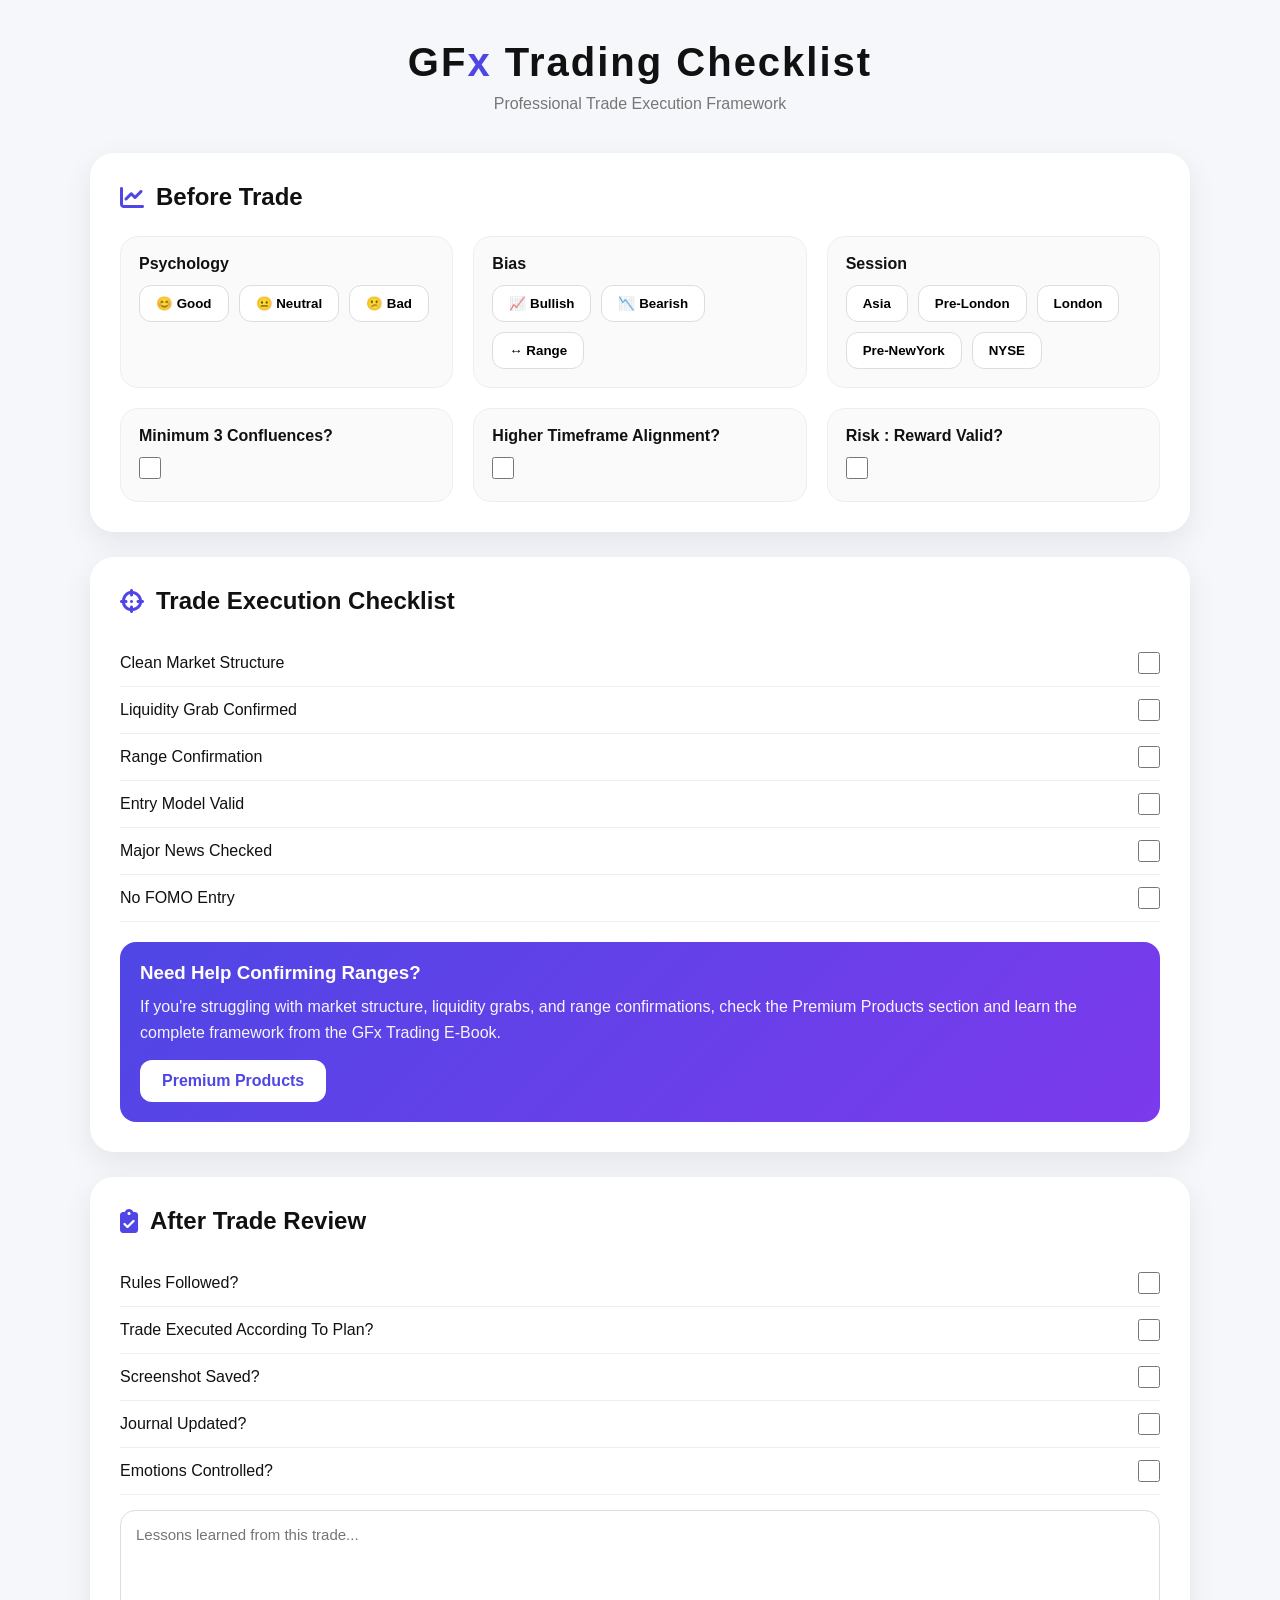
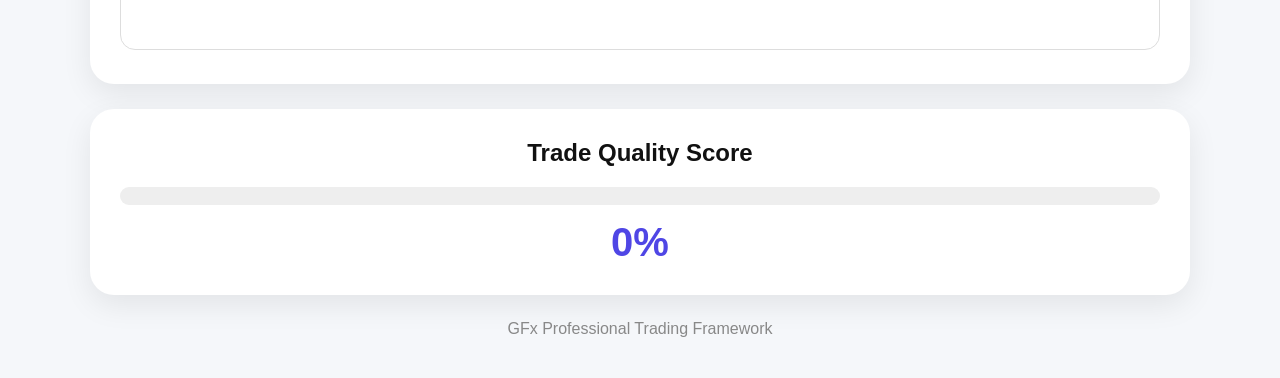
<file: GFx Website/checklist.html>
<!DOCTYPE html>
<html lang="en">
<head>
<meta charset="UTF-8">
<meta name="viewport" content="width=device-width, initial-scale=1.0">
<title>GFx Trading Checklist</title>

<link rel="stylesheet" href="https://cdnjs.cloudflare.com/ajax/libs/font-awesome/6.5.2/css/all.min.css">

<style>

*{
margin:0;
padding:0;
box-sizing:border-box;
font-family:'Segoe UI',sans-serif;
}

body{
background:#f5f7fa;
padding:40px;
min-height:100vh;
color:#111;
}

.container{
max-width:1100px;
margin:auto;
animation:fadeUp 0.8s ease;
}

.header{
text-align:center;
margin-bottom:40px;
}

.logo{
font-size:40px;
font-weight:800;
letter-spacing:2px;
}

.logo span{
color:#4f46e5;
}

.subtitle{
margin-top:10px;
color:#777;
}

.card{
background:white;
border-radius:24px;
padding:30px;
box-shadow:
0 10px 30px rgba(0,0,0,0.08);
margin-bottom:25px;
transition:.3s;
}

.card:hover{
transform:translateY(-4px);
}

.section-title{
font-size:24px;
font-weight:700;
margin-bottom:25px;
display:flex;
align-items:center;
gap:12px;
}

.section-title i{
color:#4f46e5;
}

.grid{
display:grid;
grid-template-columns:repeat(auto-fit,minmax(300px,1fr));
gap:20px;
}

.item{
padding:18px;
border:1px solid #eee;
border-radius:18px;
background:#fafafa;
transition:.3s;
}

.item:hover{
border-color:#4f46e5;
transform:translateY(-2px);
}

.label{
font-weight:600;
margin-bottom:12px;
}

.select-group{
display:flex;
gap:10px;
flex-wrap:wrap;
}

.option{
padding:10px 16px;
border-radius:12px;
cursor:pointer;
background:white;
border:1px solid #ddd;
transition:.3s;
font-weight:600;
}

.option:hover{
background:#4f46e5;
color:white;
}

.option.active{
background:linear-gradient(135deg,#4f46e5,#7c3aed);
color:white;
border-color:transparent;
box-shadow:0 8px 20px rgba(79,70,229,.25);
transform:translateY(-2px);
}


input[type="checkbox"]{
width:22px;
height:22px;
accent-color:#4f46e5;
cursor:pointer;
}

.check-row{
display:flex;
align-items:center;
justify-content:space-between;
padding:12px 0;
border-bottom:1px solid #eee;
}

.check-row:last-child{
border:none;
}

textarea{
width:100%;
height:140px;
padding:15px;
border-radius:15px;
border:1px solid #ddd;
resize:none;
font-size:15px;
margin-top:15px;
}

.score{
text-align:center;
padding:30px;
}

.progress{
height:18px;
background:#eee;
border-radius:20px;
overflow:hidden;
margin-top:20px;
}

.bar{
height:100%;
width:0%;
background:linear-gradient(90deg,#4f46e5,#7c3aed);
transition:1s;
}

.score-value{
font-size:40px;
font-weight:800;
margin-top:15px;
color:#4f46e5;
}

.ebook-box{
margin-top:20px;
padding:20px;
border-radius:16px;
background:linear-gradient(135deg,#4f46e5,#7c3aed);
color:white;
}

.ebook-box h3{
margin-bottom:10px;
}

.ebook-box p{
line-height:1.6;
opacity:.95;
}

.btn{
margin-top:15px;
display:inline-block;
padding:12px 22px;
background:white;
color:#4f46e5;
font-weight:700;
border-radius:12px;
text-decoration:none;
}

.footer{
text-align:center;
margin-top:25px;
color:#888;
}

@keyframes fadeUp{
from{
opacity:0;
transform:translateY(30px);
}
to{
opacity:1;
transform:translateY(0);
}
}

</style>
</head>
<body>

<div class="container">

<div class="header">
<div class="logo">GF<span>x</span> Trading Checklist</div>
<div class="subtitle">Professional Trade Execution Framework</div>
</div>

<!-- BEFORE TRADE -->

<div class="card">

<div class="section-title">
<i class="fas fa-chart-line"></i>
Before Trade
</div>

<div class="grid">

<div class="item">
<div class="label">Psychology</div>

<div class="select-group">
<button class="option">😊 Good</button>
<button class="option">😐 Neutral</button>
<button class="option">😕 Bad</button>
</div>
</div>

<div class="item">
<div class="label">Bias</div>

<div class="select-group">
<button class="option">📈 Bullish</button>
<button class="option">📉 Bearish</button>
<button class="option">↔ Range</button>
</div>
</div>

<div class="item">
<div class="label">Session</div>

<div class="select-group">
<button class="option">Asia</button>
<button class="option">Pre-London</button>
<button class="option">London</button>
<button class="option">Pre-NewYork</button>
<button class="option">NYSE</button>
</div>
</div>

<div class="item">
<div class="label">Minimum 3 Confluences?</div>
<input type="checkbox" class="score-check">
</div>

<div class="item">
<div class="label">Higher Timeframe Alignment?</div>
<input type="checkbox" class="score-check">
</div>

<div class="item">
<div class="label">Risk : Reward Valid?</div>
<input type="checkbox" class="score-check">
</div>

</div>

</div>

<!-- EXECUTION -->

<div class="card">

<div class="section-title">
<i class="fas fa-crosshairs"></i>
Trade Execution Checklist
</div>

<div class="check-row">
<span>Clean Market Structure</span>
<input type="checkbox" class="score-check">
</div>

<div class="check-row">
<span>Liquidity Grab Confirmed</span>
<input type="checkbox" class="score-check">
</div>

<div class="check-row">
<span>Range Confirmation</span>
<input type="checkbox" class="score-check">
</div>

<div class="check-row">
<span>Entry Model Valid</span>
<input type="checkbox" class="score-check">
</div>

<div class="check-row">
<span>Major News Checked</span>
<input type="checkbox" class="score-check">
</div>

<div class="check-row">
<span>No FOMO Entry</span>
<input type="checkbox" class="score-check">
</div>

<div class="ebook-box">
<h3>Need Help Confirming Ranges?</h3>

<p>
If you're struggling with market structure, liquidity grabs,
and range confirmations, check the Premium Products section
and learn the complete framework from the GFx Trading E-Book.
</p>

<a href="products.html" class="btn">Premium Products</a>

</div>

</div>

<!-- AFTER TRADE -->

<div class="card">

<div class="section-title">
<i class="fas fa-clipboard-check"></i>
After Trade Review
</div>

<div class="check-row">
<span>Rules Followed?</span>
<input type="checkbox" class="score-check">
</div>

<div class="check-row">
<span>Trade Executed According To Plan?</span>
<input type="checkbox" class="score-check">
</div>

<div class="check-row">
<span>Screenshot Saved?</span>
<input type="checkbox" class="score-check">
</div>

<div class="check-row">
<span>Journal Updated?</span>
<input type="checkbox" class="score-check">
</div>

<div class="check-row">
<span>Emotions Controlled?</span>
<input type="checkbox" class="score-check">
</div>

<textarea placeholder="Lessons learned from this trade..."></textarea>

</div>

<!-- SCORE -->

<div class="card score">

<h2>Trade Quality Score</h2>

<div class="progress">
<div class="bar" id="bar"></div>
</div>

<div class="score-value" id="score">
0%
</div>

</div>

<div class="footer">
GFx Professional Trading Framework
</div>

</div>

<script>

const checks = document.querySelectorAll('.score-check');
const score = document.getElementById('score');
const bar = document.getElementById('bar');

function updateScore(){

let total = checks.length;
let checked = 0;

checks.forEach(c=>{
if(c.checked) checked++;
});

let percent = Math.round((checked/total)*100);

score.innerText = percent + "%";
bar.style.width = percent + "%";

}

checks.forEach(c=>{
c.addEventListener('change',updateScore);
});

</script>

</body>
</html>
</file>
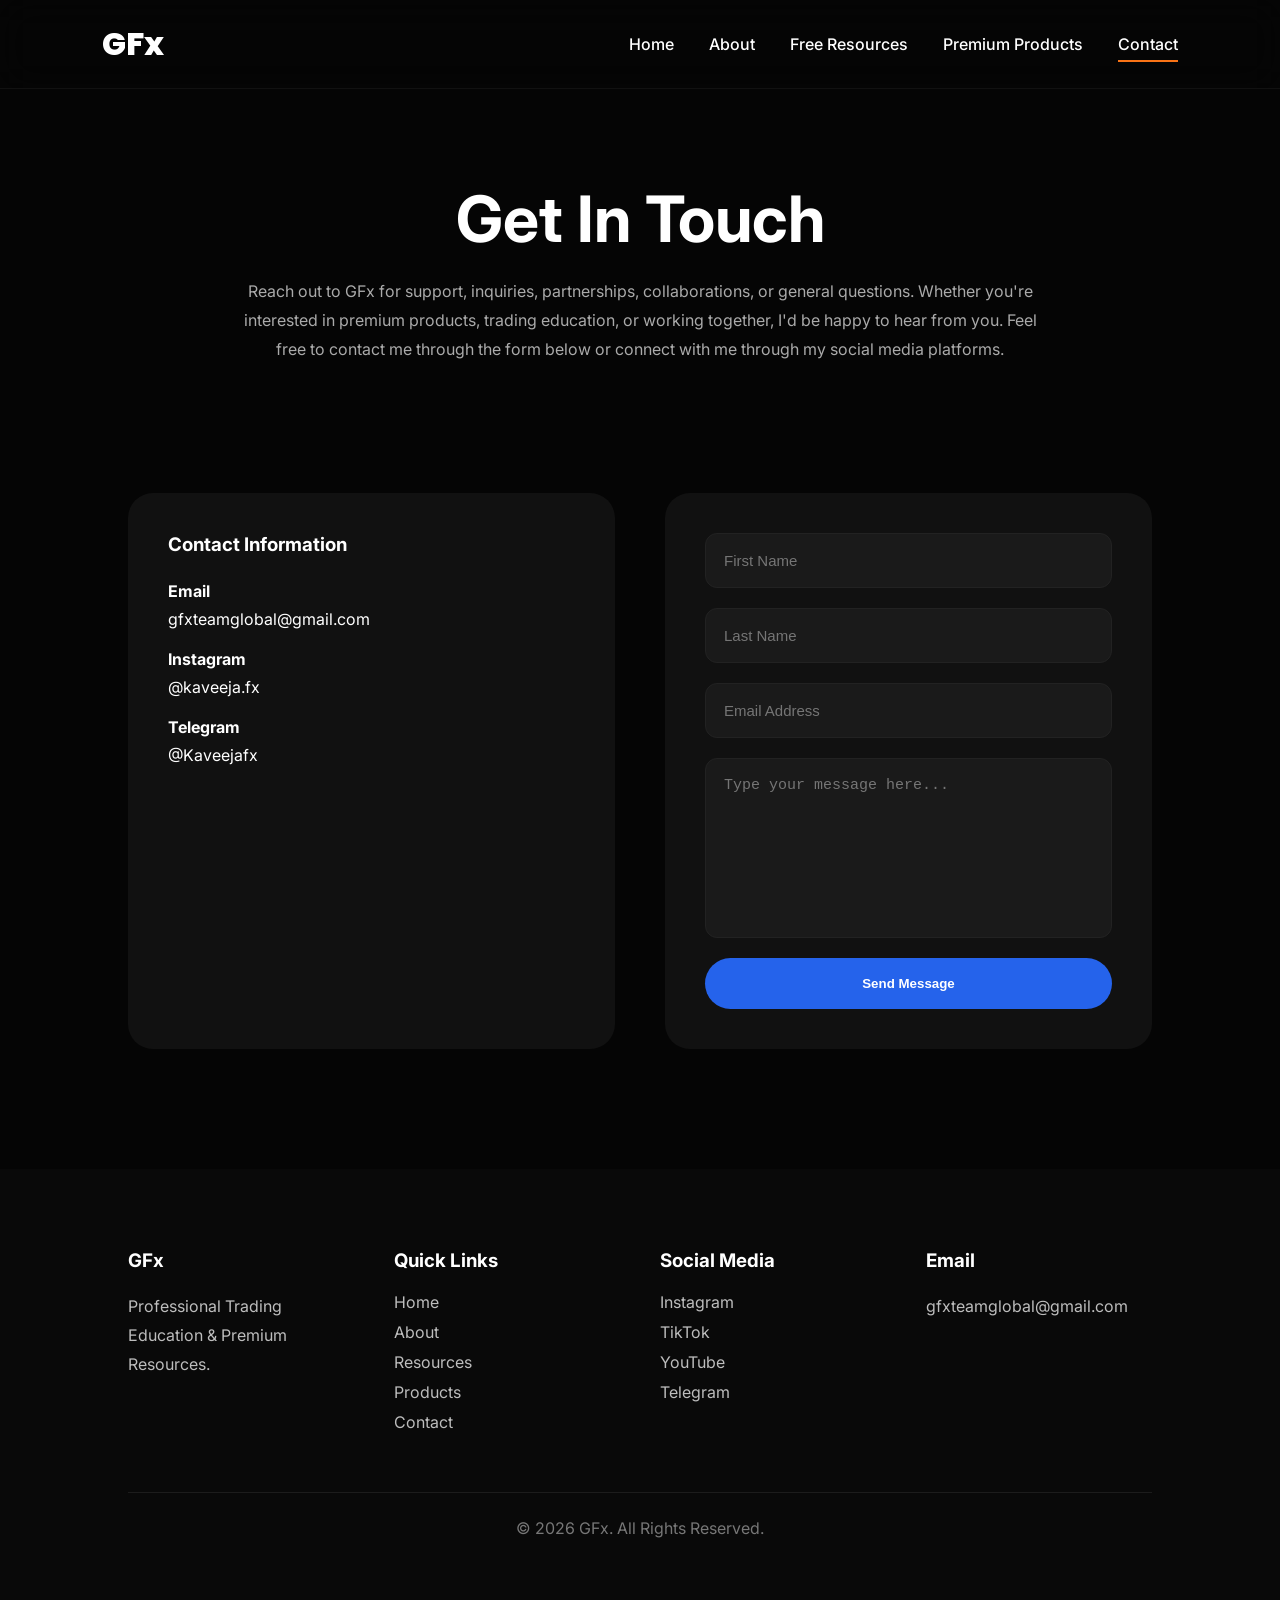
<file: GFx Website/contact.html>
<!DOCTYPE html>
<html lang="en">
<head>

<meta charset="UTF-8">
<meta name="viewport" content="width=device-width, initial-scale=1.0">

<title>Contact | GFx</title>

<link rel="stylesheet" href="css/style.css">

<link href="https://fonts.googleapis.com/css2?family=Inter:wght@300;400;500;600;700;800&family=Poppins:wght@600;700;800&display=swap" rel="stylesheet">

<style>

.contact-hero{
padding:180px 10% 80px;
text-align:center;
}

.contact-hero h1{
font-size:4rem;
margin-bottom:20px;
}

.contact-hero p{
max-width:800px;
margin:auto;
line-height:1.8;
color:#aaa;
}

.contact-section{
padding:50px 10% 120px;
}

.contact-grid{
display:grid;
grid-template-columns:1fr 1fr;
gap:50px;
}

.contact-info{
background:#111;
padding:40px;
border-radius:25px;
}

.contact-info h3{
margin-bottom:25px;
}

.contact-item{
margin-bottom:20px;
}

.contact-item strong{
display:block;
margin-bottom:8px;
}

.contact-form{
background:#111;
padding:40px;
border-radius:25px;
}

.contact-form form{
display:flex;
flex-direction:column;
gap:20px;
}

.contact-form input,
.contact-form textarea{
padding:18px;
background:#1a1a1a;
border:1px solid #222;
border-radius:12px;
color:white;
font-size:15px;
}

.contact-form textarea{
height:180px;
resize:none;
}

.contact-form button{
padding:18px;
background:#2563eb;
border:none;
border-radius:50px;
color:white;
font-weight:600;
cursor:pointer;
}

.contact-form button:hover{
opacity:.9;
}

.success-popup{
position:fixed;
top:30px;
right:30px;
background:#16a34a;
color:#fff;
padding:18px 30px;
border-radius:12px;
font-weight:600;
box-shadow:0 10px 30px rgba(0,0,0,.3);
transform:translateX(400px);
transition:.4s;
z-index:9999;
}

.success-popup.show{
transform:translateX(0);
}

@media(max-width:900px){

.contact-grid{
grid-template-columns:1fr;
}

.contact-hero h1{
font-size:3rem;
}


}

</style>

</head>

<body>

<header class="header">

<div class="logo">
<a href="index.html">GFx</a>
</div>

<nav class="navbar">
<ul>
<li><a href="index.html">Home</a></li>
<li><a href="about.html">About</a></li>
<li><a href="resources.html">Free Resources</a></li>
<li><a href="products.html">Premium Products</a></li>
<li><a href="contact.html" class="active">Contact</a></li>
</ul>
</nav>

</header>

<section class="contact-hero">

<h1>Get In Touch</h1>

<p>
Reach out to GFx for support, inquiries, partnerships, collaborations, or general questions.

Whether you're interested in premium products, trading education, or working together, I'd be happy to hear from you.

Feel free to contact me through the form below or connect with me through my social media platforms.
</p>

</section>

<section class="contact-section">

<div class="contact-grid">

<div class="contact-info">

<h3>Contact Information</h3>

<div class="contact-item">
<strong>Email</strong>
gfxteamglobal@gmail.com
</div>

<div class="contact-item">
<strong>Instagram</strong>
@kaveeja.fx
</div>

<div class="contact-item">
<strong>Telegram</strong>
@Kaveejafx
</div>

</div>

<div class="contact-form">
<form id="contactForm">

<input
type="text"
name="First Name"
placeholder="First Name"
required>

<input
type="text"
name="Last Name"
placeholder="Last Name"
required>

<input
type="email"
name="Email"
placeholder="Email Address"
required>

<textarea
name="Message"
placeholder="Type your message here..."
required></textarea>

<button type="submit">
Send Message
</button>

</form>

</div>

</div>

</section>

<footer>

<div class="footer-grid">

<div>
<h3>GFx</h3>
<p>Professional Trading Education & Premium Resources.</p>
</div>

<div>
<h3>Quick Links</h3>
<a href="index.html">Home</a>
<a href="about.html">About</a>
<a href="resources.html">Resources</a>
<a href="products.html">Products</a>
<a href="contact.html">Contact</a>
</div>

<div>
<h3>Social Media</h3>
<a href="#">Instagram</a>
<a href="#">TikTok</a>
<a href="#">YouTube</a>
<a href="https://t.me/Kaveejafx">Telegram</a>
</div>

<div>
<h3>Email</h3>
<p>gfxteamglobal@gmail.com</p>
</div>

</div>

<div class="copyright">
© 2026 GFx. All Rights Reserved.
</div>

</footer>

<script src="js/main.js"></script>

<div id="successPopup" class="success-popup">
✓ Form Submitted Successfully!
</div>

<script>

const form = document.getElementById("contactForm");

form.addEventListener("submit", async function(e){

e.preventDefault();

const formData = new FormData(form);

try{

const response = await fetch(
"https://formspree.io/f/xrevenga",
{
method:"POST",
body:formData,
headers:{
"Accept":"application/json"
}
}
);

if(response.ok){

const popup =
document.getElementById("successPopup");

popup.classList.add("show");

form.reset();

setTimeout(()=>{
popup.classList.remove("show");
},4000);

}else{

alert("Failed to submit form.");

}

}catch(error){

alert("Failed to submit form.");

}

});

</script>

</body>
</html>
</file>
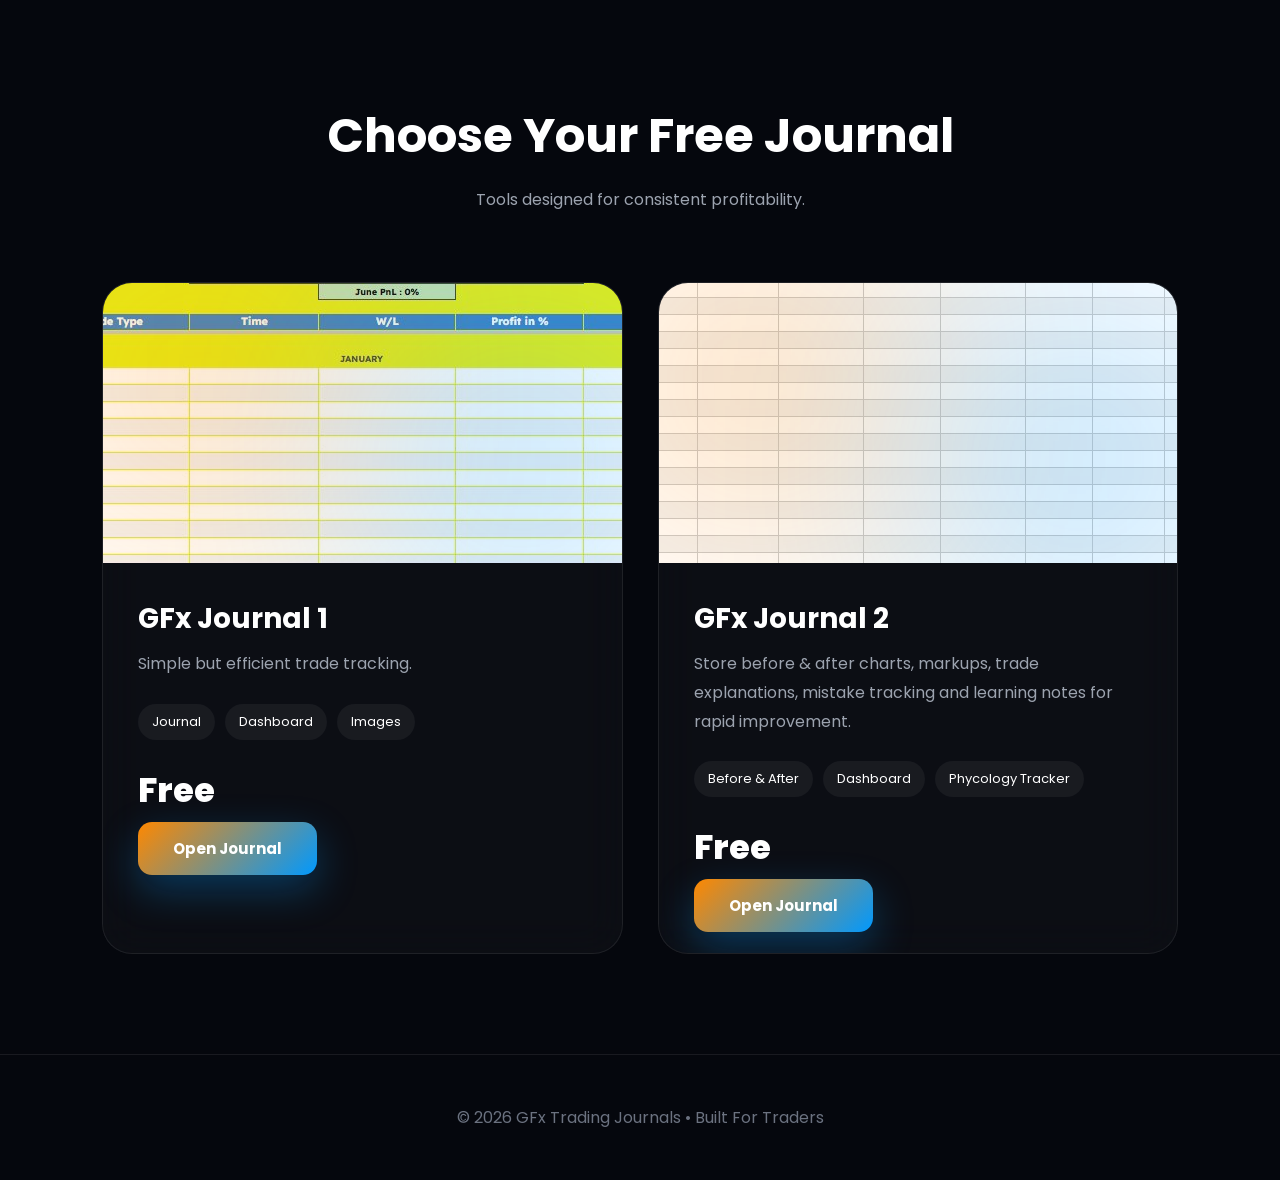
<file: GFx Website/journals.html>
<!DOCTYPE html>
<html lang="en">
<head>
<meta charset="UTF-8">
<meta name="viewport" content="width=device-width, initial-scale=1.0">

<title>GFx Trading Journals</title>

<link href="https://fonts.googleapis.com/css2?family=Poppins:wght@300;400;500;600;700;800&display=swap" rel="stylesheet">

<style>

*{
margin:0;
padding:0;
box-sizing:border-box;
font-family:'Poppins',sans-serif;
}

body{
background:#05070d;
color:white;
overflow-x:hidden;
}

/* Background */

.bg{
position:fixed;
width:100%;
height:100%;
top:0;
left:0;
z-index:-1;
background:
radial-gradient(circle at 20% 20%,rgba(255,136,0,.15),transparent 30%),
radial-gradient(circle at 80% 30%,rgba(0,153,255,.15),transparent 30%),
radial-gradient(circle at 50% 80%,rgba(255,136,0,.08),transparent 40%);
}

.bg::before{
content:'';
position:absolute;
width:500px;
height:500px;
background:#ff8800;
filter:blur(250px);
opacity:.08;
top:-100px;
left:-100px;
animation:float1 12s infinite ease-in-out;
}

.bg::after{
content:'';
position:absolute;
width:500px;
height:500px;
background:#0099ff;
filter:blur(250px);
opacity:.08;
bottom:-100px;
right:-100px;
animation:float2 14s infinite ease-in-out;
}

@keyframes float1{
50%{
transform:translateY(80px);
}
}

@keyframes float2{
50%{
transform:translateY(-80px);
}
}

/* Hero */

.hero{
min-height:100vh;
display:flex;
align-items:center;
justify-content:center;
padding:100px 8%;
}

.hero-content{
max-width:1200px;
width:100%;
text-align:center;
}

.badge{
display:inline-block;
padding:10px 20px;
border-radius:50px;
background:rgba(255,255,255,.05);
border:1px solid rgba(255,255,255,.08);
backdrop-filter:blur(20px);
margin-bottom:25px;
color:#ff9d2d;
font-weight:600;
}

.hero h1{
font-size:70px;
line-height:1.1;
font-weight:800;
margin-bottom:20px;
}

.gradient{
background:linear-gradient(90deg,#ff8800,#0099ff);
-webkit-background-clip:text;
-webkit-text-fill-color:transparent;
}

.hero p{
max-width:750px;
margin:auto;
font-size:18px;
color:#9ca3af;
line-height:1.8;
}

.buttons{
margin-top:40px;
display:flex;
justify-content:center;
gap:20px;
flex-wrap:wrap;
}

.btn{
padding:16px 35px;
border:none;
border-radius:14px;
cursor:pointer;
font-size:15px;
font-weight:700;
transition:.4s;
text-decoration:none;
}

.btn-primary{
background:linear-gradient(135deg,#ff8800,#0099ff);
color:white;
box-shadow:0 15px 40px rgba(0,153,255,.3);
}

.btn-primary:hover{
transform:translateY(-5px);
}

.btn-secondary{
background:rgba(255,255,255,.05);
border:1px solid rgba(255,255,255,.1);
color:white;
}

.btn-secondary:hover{
background:rgba(255,255,255,.08);
}

/* Journals */

.section{
padding:100px 8%;
}

.section-title{
text-align:center;
margin-bottom:70px;
}

.section-title h2{
font-size:48px;
margin-bottom:15px;
}

.section-title p{
color:#9ca3af;
}

.journal-grid{
display:grid;
grid-template-columns:repeat(auto-fit,minmax(420px,1fr));
gap:35px;
max-width:1400px;
margin:auto;
}

.card{
background:rgba(255,255,255,.03);
border:1px solid rgba(255,255,255,.08);
border-radius:30px;
overflow:hidden;
backdrop-filter:blur(20px);
transition:.5s;
position:relative;
}

.card:hover{
transform:translateY(-12px);
box-shadow:0 30px 60px rgba(0,0,0,.4);
}

.preview{
height:280px;
background:linear-gradient(135deg,#0f172a,#111827);
position:relative;
display:flex;
align-items:center;
justify-content:center;
overflow:hidden;
}

.preview::before{
content:'';
position:absolute;
width:300px;
height:300px;
background:#ff8800;
filter:blur(120px);
opacity:.25;
left:-50px;
top:-50px;
}

.preview::after{
content:'';
position:absolute;
width:300px;
height:300px;
background:#0099ff;
filter:blur(120px);
opacity:.25;
right:-50px;
bottom:-50px;
}

.mockup{
width:85%;
height:80%;
background:#0b1220;
border-radius:20px;
padding:20px;
position:relative;
z-index:2;
border:1px solid rgba(255,255,255,.08);
}

.mockup-top{
display:flex;
gap:10px;
margin-bottom:15px;
}

.dot{
width:10px;
height:10px;
border-radius:50%;
background:#ff8800;
}

.chart{
height:100px;
background:linear-gradient(180deg,
rgba(0,153,255,.3),
transparent);
border-radius:12px;
margin-bottom:15px;
}

.rows{
display:grid;
grid-template-columns:repeat(3,1fr);
gap:10px;
}

.row{
height:40px;
background:rgba(255,255,255,.05);
border-radius:10px;
}

.content{
padding:35px;
}

.content h3{
font-size:28px;
margin-bottom:10px;
}

.content p{
color:#9ca3af;
line-height:1.8;
margin-bottom:25px;
}

.features{
display:flex;
flex-wrap:wrap;
gap:10px;
margin-bottom:25px;
}

.tag{
padding:8px 14px;
border-radius:50px;
background:rgba(255,255,255,.05);
font-size:13px;
}

.price{
font-size:34px;
font-weight:800;
margin-bottom:20px;
}

.footer{
text-align:center;
padding:50px;
border-top:1px solid rgba(255,255,255,.08);
color:#6b7280;
}

@media(max-width:768px){

.hero h1{
font-size:48px;
}

.journal-grid{
grid-template-columns:1fr;
}

}

</style>
</head>
<body>

<section class="section">

<div class="section-title">
<h2>Choose Your Free Journal</h2>
<p>Tools designed for consistent profitability.</p>
</div>

<div class="journal-grid">

<!-- JOURNAL 1 -->

<div class="card">

<div class="preview">

<img src="images/journal1.jpg"
     alt="GFx Journal Preview"
     class="preview-image">

</div>

<div class="content">

<h3>GFx Journal 1</h3>

<p>
Simple but efficient trade tracking.
</p>

<div class="features">
<div class="tag">Journal</div>
<div class="tag">Dashboard</div>
<div class="tag">Images</div>
</div>

<div class="price">Free</div>

<a href="https://docs.google.com/spreadsheets/d/14Q579Bx7zEkPF1ISLRaz_0sMtV5laE9d/edit?usp=sharing&ouid=112457030984705879358&rtpof=true&sd=true"
   target="_blank"
   class="btn btn-primary">
Open Journal
</a>

</div>

</div>

<!-- JOURNAL 2 -->

<div class="card">

<div class="preview">

<img src="images/journal2.jpeg"
     alt="GFx Journal Preview"
     class="preview-image">

</div>

<div class="content">

<h3>GFx Journal 2</h3>

<p>
Store before & after charts,
markups, trade explanations,
mistake tracking and learning notes
for rapid improvement.
</p>

<div class="features">
<div class="tag">Before & After</div>
<div class="tag">Dashboard</div>
<div class="tag">Phycology Tracker</div>
</div>

<div class="price">Free</div>

<a href="https://docs.google.com/spreadsheets/d/1t1w37qtXVg3YYawNN7udV2Xe7byMFF7LqTAC5JwgEgk/edit?usp=sharing"
   target="_blank"
   class="btn btn-primary">
Open Journal
</a>

</div>

</div>

</section>

<footer class="footer">
© 2026 GFx Trading Journals • Built For Traders
</footer>

</body>
</html>
</file>
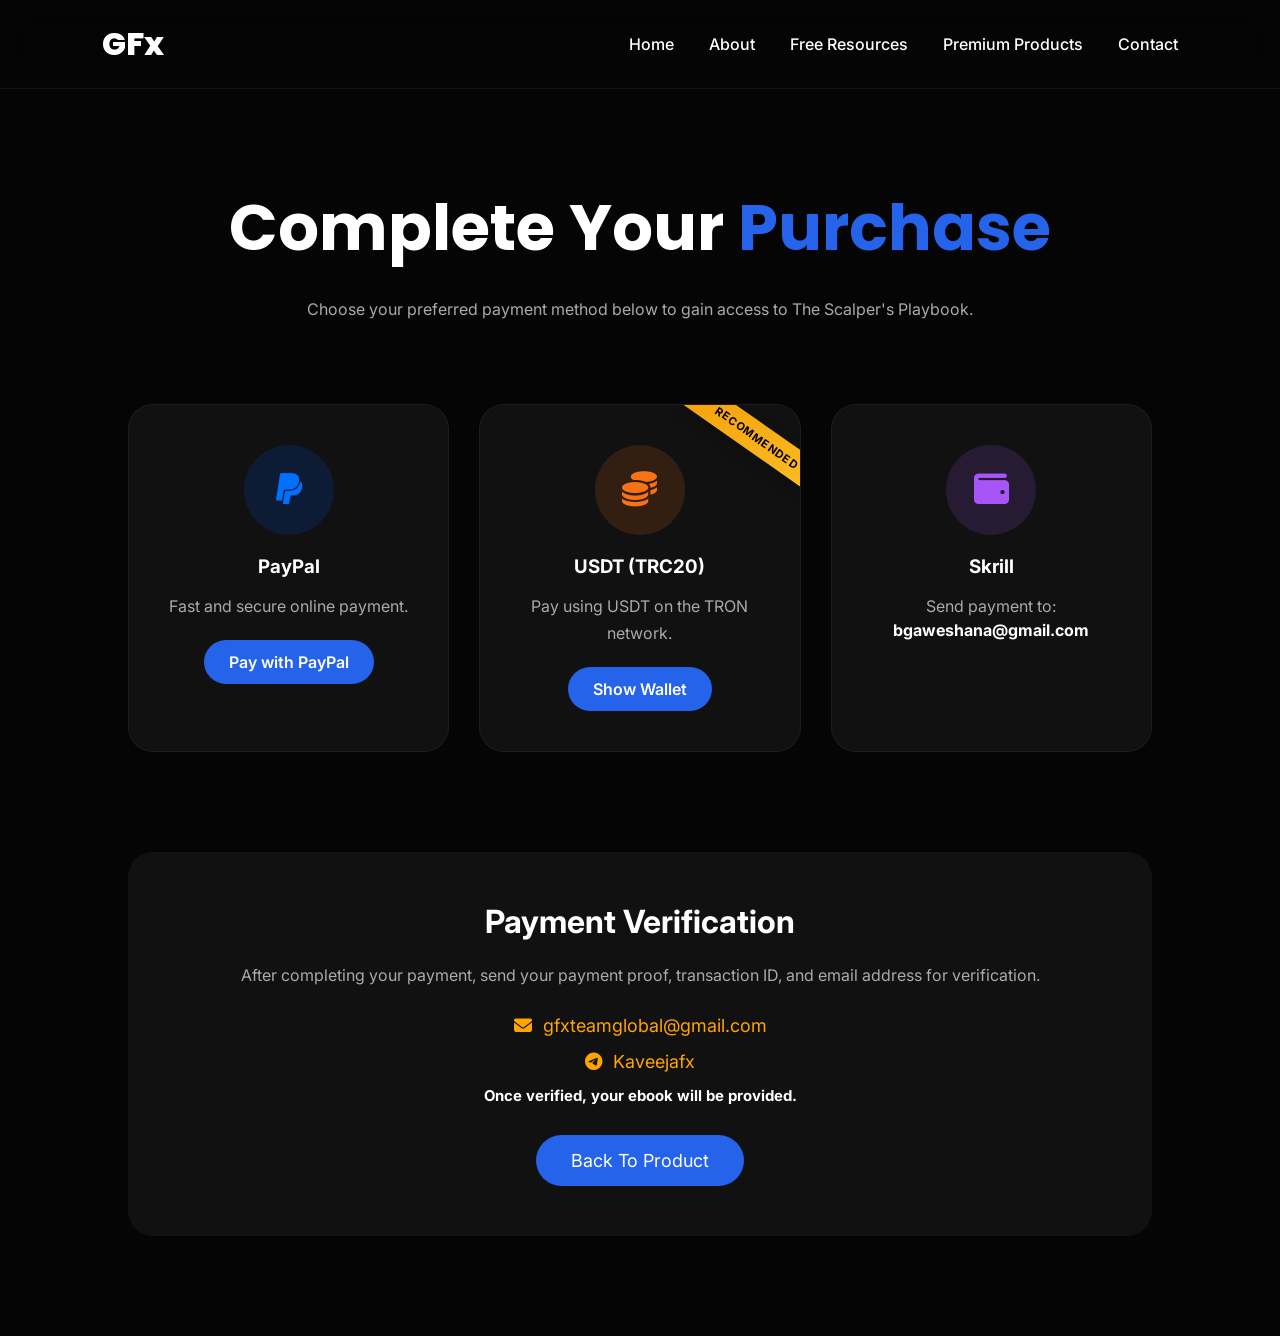
<file: GFx Website/payment.html>
<!DOCTYPE html>
<html lang="en">
<head>

<meta charset="UTF-8">
<meta name="viewport" content="width=device-width, initial-scale=1.0">

<title>Payment | GFx</title>

<link rel="stylesheet" href="css/style.css">

<link href="https://fonts.googleapis.com/css2?family=Inter:wght@300;400;500;600;700;800&family=Poppins:wght@600;700;800&display=swap" rel="stylesheet">

<link rel="stylesheet"
href="https://cdnjs.cloudflare.com/ajax/libs/font-awesome/6.5.1/css/all.min.css"/>

<style>

body{
background:#050505;
color:#fff;
font-family:'Inter',sans-serif;
}

.payment-hero{
padding:180px 10% 80px;
text-align:center;
}

.payment-hero h1{
font-size:4rem;
font-family:'Poppins',sans-serif;
margin-bottom:20px;
}

.payment-hero span{
color:#2563eb;
}

.payment-hero p{
max-width:700px;
margin:auto;
color:#aaa;
line-height:1.8;
}

.payment-grid{
padding:0 10% 100px;
display:grid;
grid-template-columns:repeat(3,1fr);
gap:30px;
}

.payment-card{
background:#111;
border:1px solid rgba(255,255,255,.05);
border-radius:25px;
padding:40px;
text-align:center;
transition:.35s;
cursor:pointer;
}

.payment-card:hover{
transform:translateY(-10px);
border-color:#2563eb;
box-shadow:0 0 40px rgba(37,99,235,.15);
}

.payment-icon{
width:90px;
height:90px;
margin:auto;
border-radius:50%;
display:flex;
align-items:center;
justify-content:center;
font-size:35px;
margin-bottom:20px;
}

.paypal{
background:rgba(0,87,255,.15);
color:#0070ff;
}

.crypto{
background:rgba(249,115,22,.15);
color:#f97316;
}

.skrill{
background:rgba(168,85,247,.15);
color:#a855f7;
}

.payment-card h3{
margin-bottom:15px;
}

.payment-card p{
color:#aaa;
line-height:1.7;
}

.pay-btn{
display:inline-block;
margin-top:20px;
padding:12px 25px;
background:#2563eb;
border-radius:50px;
color:white;
text-decoration:none;
font-weight:600;
}

.crypto-box{
display:none;
margin:0 10% 60px;
background:#111;
border-radius:25px;
padding:40px;
text-align:center;
}

.crypto-box img{
width:220px;
margin:25px auto;
display:block;
}

.wallet-address{
background:#1a1a1a;
padding:15px;
border-radius:15px;
margin-top:20px;
word-break:break-all;
color:#f97316;
font-weight:600;
}

.verify-box{
margin:0 10% 100px;
background:#111;
padding:50px;
border-radius:25px;
text-align:center;
}

.verify-box h2{
margin-bottom:20px;
font-size:2rem;
}

.verify-box p{
color:#aaa;
line-height:1.8;
}

.contact-method{
margin-top:25px;
font-size:18px;
}

.contact-method div{
margin:15px 0;
}

.notice{
margin-top:25px;
color:#f97316;
font-weight:600;
}

.back-btn{
display:inline-block;
margin-top:30px;
padding:15px 35px;
border-radius:50px;
background:#2563eb;
color:white;
text-decoration:none;
}

.payment-card{
position:relative;
overflow:hidden;
}

.recommended-badge{
position:absolute;
top:18px;
right:-42px;
width:170px;
padding:8px 0;
background:linear-gradient(135deg,#f59e0b,#fbbf24);
color:#000;
font-size:11px;
font-weight:700;
text-align:center;
letter-spacing:1px;
transform:rotate(35deg);
box-shadow:0 4px 15px rgba(0,0,0,.25);
z-index:10;
}

.copy-popup{
position:fixed;
bottom:30px;
left:50%;
transform:translateX(-50%) translateY(30px);
background:#16a34a;
color:#fff;
padding:12px 18px;
border-radius:10px;
font-size:14px;
font-weight:600;
box-shadow:0 10px 30px rgba(0,0,0,.3);
opacity:0;
transition:.3s ease;
z-index:9999;
pointer-events:none;
}

.copy-popup.show{
opacity:1;
transform:translateX(-50%) translateY(0);
}

@media(max-width:900px){

.payment-grid{
grid-template-columns:1fr;
}

.payment-hero h1{
font-size:2.8rem;
}

}

</style>

</head>

<body>

<header class="header">

<div class="logo">
<a href="index.html">GFx</a>
</div>

<nav class="navbar">
<ul>
<li><a href="index.html">Home</a></li>
<li><a href="about.html">About</a></li>
<li><a href="resources.html">Free Resources</a></li>
<li><a href="products.html">Premium Products</a></li>
<li><a href="contact.html">Contact</a></li>
</ul>
</nav>

</header>

<section class="payment-hero">

<h1>Complete Your <span>Purchase</span></h1>

<p>
Choose your preferred payment method below to gain access to
The Scalper's Playbook.
</p>

</section>

<section class="payment-grid">

<!-- PAYPAL -->

<div class="payment-card">

<div class="payment-icon paypal">
<i class="fab fa-paypal"></i>
</div>

<h3>PayPal</h3>

<p>
Fast and secure online payment.
</p>

<a href="https://www.paypal.com/ncp/payment/EP99MFSDQEYJW"
target="_blank"
class="pay-btn">
Pay with PayPal
</a>

</div>

<!-- CRYPTO -->
<div class="payment-card"
>

<div class="recommended-badge">
RECOMMENDED
</div>

<div class="payment-icon crypto">
<i class="fas fa-coins"></i>
</div>

<h3>USDT (TRC20)</h3>

<p>
Pay using USDT on the TRON network.
</p>

<div class="pay-btn" onclick="openCrypto()">
Show Wallet
</div>

</div>

<!-- SKRILL -->

<div class="payment-card">

<div class="payment-icon skrill">
<i class="fas fa-wallet"></i>
</div>

<h3>Skrill</h3>

<p>
Send payment to:
</p>

<strong>
bgaweshana@gmail.com
</strong>

</div>

</section>
<div id="cryptoBox" class="crypto-box" style="text-align:center;">

  <h2>USDT TRC20 Wallet</h2>

  <img src="images/usdt.jpg" alt="USDT QR">

  <div style="display:flex; justify-content:center; align-items:center; gap:10px; margin-top:15px;">

    <span id="usdtAddress" style="font-weight:500;">
      TE54QuW7euavhhqMHWqyZU52eswX3LxRpp
    </span>

    <button 
  onclick="copyUSDT()"
  style="
    background:orange;
    border:none;
    padding:6px 12px;
    cursor:pointer;
    color:#000;
    border-radius:5px;
    font-size:12px;
  "
  onmouseover="this.style.opacity='0.8'"
  onmouseout="this.style.opacity='1'"
>
  Copy
</button>

  </div>

  <div style="
margin-top:20px;
background:rgba(245,158,11,.08);
border:1px solid rgba(245,158,11,.25);
border-radius:12px;
padding:16px;
text-align:left;
">

<div style="
color:#f59e0b;
font-weight:700;
margin-bottom:8px;
">
⚠ Important Note
</div>

<p style="
margin:0;
color:#aaa;
line-height:1.7;
font-size:14px;
">
Please send the payment using the <strong style="color:#fff;">TRON (TRC20)</strong> network only.
Transactions sent through other networks may be permanently lost and cannot be recovered.
</p>

</div>

</div>
<section class="verify-box">

<h2>Payment Verification</h2>

<p>
After completing your payment, send your payment proof,
transaction ID, and email address for verification.
</p>

<div class="contact-method">

<div>
  <i class="fas fa-envelope" style="color:orange; margin-right:6px;"></i>
  <a href="mailto:gfxteamglobal@gmail.com"
     style="color:orange; text-decoration:none;"
     onmouseover="this.style.opacity='0.7'"
     onmouseout="this.style.opacity='1'">
     gfxteamglobal@gmail.com
  </a>
</div>

<div>
  <i class="fab fa-telegram-plane" style="color:orange; margin-right:6px;"></i>
  <a href="https://t.me/Kaveejafx" target="_blank"
     style="color:orange; text-decoration:none;"
     onmouseover="this.style.opacity='0.7'"
     onmouseout="this.style.opacity='1'">
     Kaveejafx
  </a>
</div>

<p><h5>
Once verified, your ebook will be provided.
</p></h5>

<a href="products.html" class="back-btn">
Back To Product
</a>

</section>

<script>

function toggleCrypto(){

const box = document.getElementById("cryptoBox");

if(box.style.display === "block"){
box.style.display = "none";
}else{
box.style.display = "block";
}

}

</script>

<div id="copyPopup" class="copy-popup">
  Copied to clipboard ✓
</div>
<script>
function copyUSDT(){

const text = document.getElementById("usdtAddress").innerText;

navigator.clipboard.writeText(text).then(() => {

const popup = document.getElementById("copyPopup");

popup.classList.add("show");

setTimeout(() => {
popup.classList.remove("show");
}, 2000);

});

}
</script>
<script>

function toggleCrypto(){

const box = document.getElementById("cryptoBox");

if(box.style.display === "block"){
box.style.display = "none";
}else{
box.style.display = "block";
setTimeout(() => {
box.scrollIntoView({behavior:"smooth", block:"start"});
}, 100);
}

}

function openCrypto(){

const box = document.getElementById("cryptoBox");

box.style.display = "block";

setTimeout(() => {
box.scrollIntoView({behavior:"smooth", block:"start"});
}, 100);

}

</script>
</body>

</html>
</file>
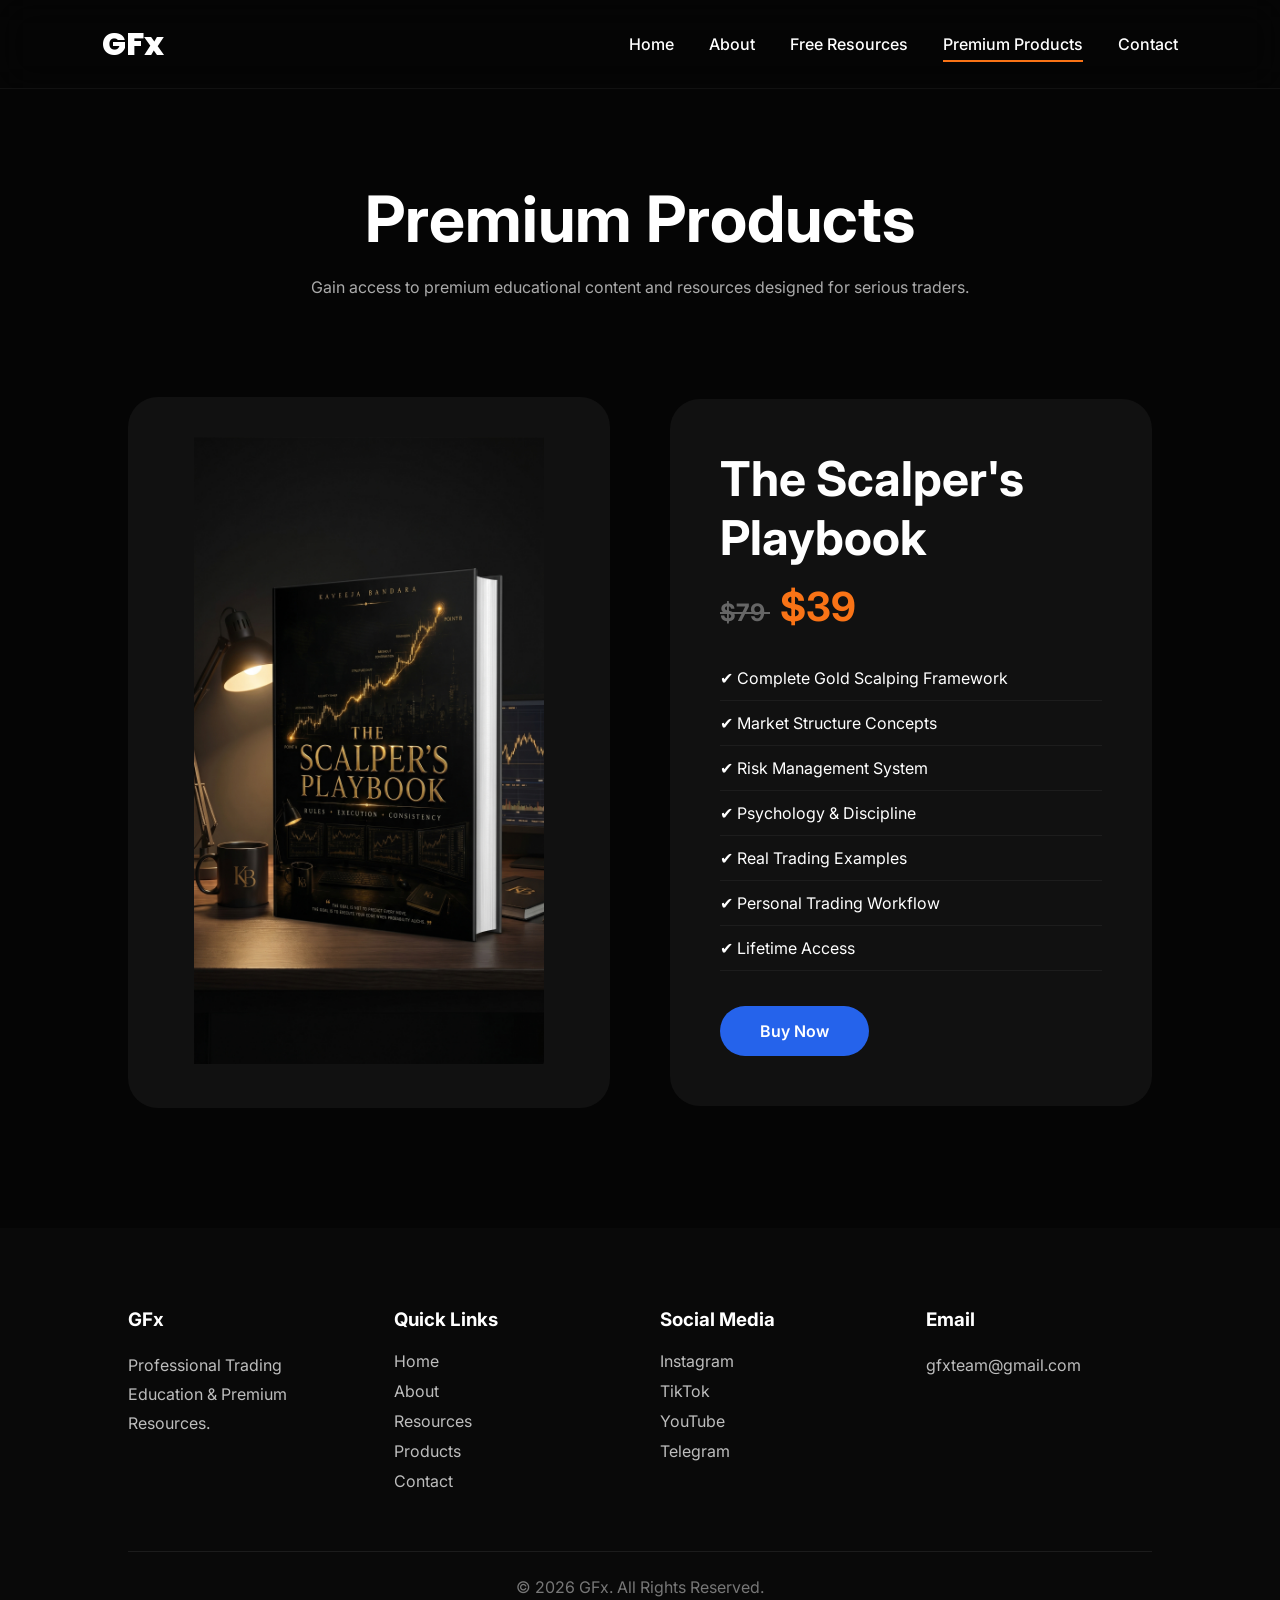
<file: GFx Website/products.html>
<!DOCTYPE html>
<html lang="en">
<head>
<meta charset="UTF-8">
<meta name="viewport" content="width=device-width, initial-scale=1.0">

<title>Premium Products | GFx</title>

<link rel="stylesheet" href="css/style.css">

<link href="https://fonts.googleapis.com/css2?family=Inter:wght@300;400;500;600;700;800&family=Poppins:wght@600;700;800&display=swap" rel="stylesheet">

<style>

.products-hero{
padding:180px 10% 100px;
text-align:center;
}

.products-hero h1{
font-size:4rem;
margin-bottom:20px;
}

.products-hero p{
max-width:700px;
margin:auto;
color:#aaa;
}

.products-section{
padding:0 10% 120px;
}

.product-container{
display:grid;
grid-template-columns:1fr 1fr;
gap:60px;
align-items:center;
}

.product-image{
background:#111;
padding:40px;
border-radius:30px;
text-align:center;
}

.product-image img{
width:100%;
max-width:350px;
}

.product-details{
background:#111;
padding:50px;
border-radius:30px;
}

.product-details h2{
font-size:3rem;
margin-bottom:15px;
}

.price{
font-size:2.5rem;
font-weight:700;
color:#f97316;
margin-bottom:25px;
}

.product-details ul{
list-style:none;
margin-bottom:35px;
}

.product-details ul li{
padding:12px 0;
border-bottom:1px solid rgba(255,255,255,.05);
}

.buy-btn{
display:inline-block;
padding:15px 40px;
border-radius:50px;
background:#2563eb;
color:#fff;
font-weight:600;
}

.buy-btn:hover{
transform:translateY(-3px);
}

@media(max-width:900px){

.product-container{
grid-template-columns:1fr;
}

.products-hero h1{
font-size:3rem;
}

}

</style>
</head>

<body>

<header class="header">

<div class="logo">
<a href="index.html">GFx</a>
</div>

<nav class="navbar">
<ul>
<li><a href="index.html">Home</a></li>
<li><a href="about.html">About</a></li>
<li><a href="resources.html">Free Resources</a></li>
<li><a href="products.html" class="active">Premium Products</a></li>
<li><a href="contact.html">Contact</a></li>
</ul>
</nav>

</header>

<section class="products-hero">

<h1>Premium Products</h1>

<p>
Gain access to premium educational content and resources designed for serious traders.
</p>

</section>

<section class="products-section">

<div class="product-container">

<div class="product-image">
<img src="images/book.jpeg" alt="The Scalper's Playbook">
</div>

<div class="product-details">

<h2>The Scalper's Playbook</h2>

<div class="price">
<span style="text-decoration:line-through; color:#666; font-size:1.5rem; margin-right:10px;">
$79
</span>
$39
</div>

<ul>
<li>✔ Complete Gold Scalping Framework</li>
<li>✔ Market Structure Concepts</li>
<li>✔ Risk Management System</li>
<li>✔ Psychology & Discipline</li>
<li>✔ Real Trading Examples</li>
<li>✔ Personal Trading Workflow</li>
<li>✔ Lifetime Access</li>
</ul>

<a href="payment.html" class="buy-btn">
Buy Now
</a>

</div>

</div>

</section>

<footer>

<div class="footer-grid">

<div>
<h3>GFx</h3>
<p>Professional Trading Education & Premium Resources.</p>
</div>

<div>
<h3>Quick Links</h3>
<a href="index.html">Home</a>
<a href="about.html">About</a>
<a href="resources.html">Resources</a>
<a href="products.html">Products</a>
<a href="contact.html">Contact</a>
</div>

<div>
<h3>Social Media</h3>
<a href="#">Instagram</a>
<a href="#">TikTok</a>
<a href="#">YouTube</a>
<a href="https://t.me/Kaveejafx">Telegram</a>
</div>

<div>
<h3>Email</h3>
<p>gfxteam@gmail.com</p>
</div>

</div>

<div class="copyright">
© 2026 GFx. All Rights Reserved.
</div>

</footer>

<script src="js/main.js"></script>

</body>
</html>
</file>
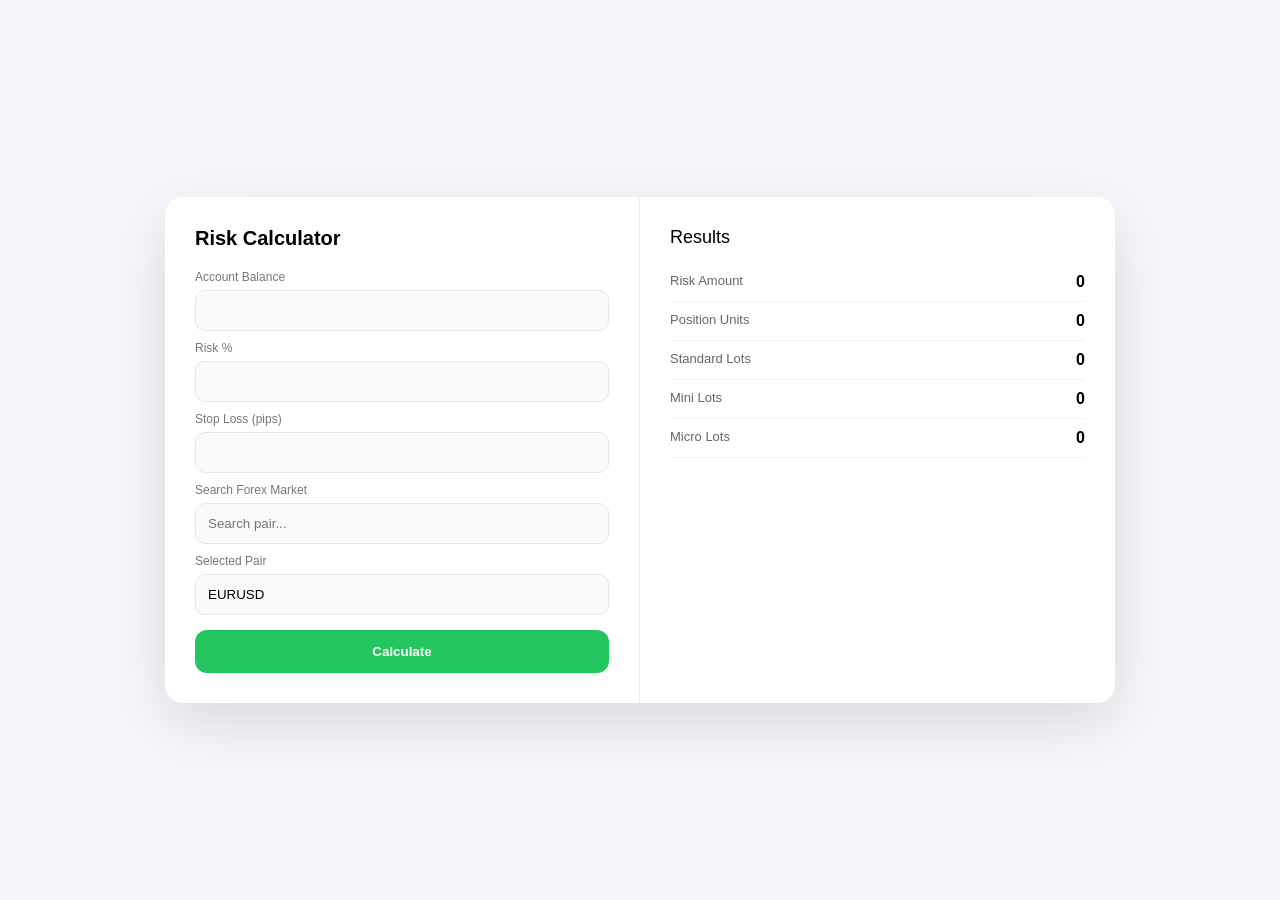
<file: GFx Website/risk-calculator.html>
<!DOCTYPE html>
<html lang="en">
<head>
<meta charset="UTF-8">
<title>GFx Risk Engine Pro</title>
<meta name="viewport" content="width=device-width, initial-scale=1.0">

<style>

/* ================= BASE ================= */
*{
  margin:0;
  padding:0;
  box-sizing:border-box;
  font-family:"Segoe UI",sans-serif;
}

body{
  background:#f5f7fb;
  height:100vh;
  display:flex;
  align-items:center;
  justify-content:center;
}

/* ================= APP ================= */
.app{
  width:950px;
  background:#fff;
  border-radius:18px;
  display:flex;
  overflow:hidden;
  box-shadow:0 20px 60px rgba(0,0,0,0.12);
}

/* ================= LEFT ================= */
.left{
  width:50%;
  padding:30px;
  border-right:1px solid #eee;
}

h2{
  font-size:20px;
  margin-bottom:20px;
}

/* INPUTS */
label{
  font-size:12px;
  color:#777;
  display:block;
  margin-top:10px;
}

input, select{
  width:100%;
  padding:12px;
  margin-top:6px;
  border-radius:10px;
  border:1px solid #e5e7eb;
  background:#f9fafc;
  outline:none;
  transition:0.2s;
}

input:focus, select:focus{
  border-color:#22c55e;
  box-shadow:0 0 0 3px rgba(34,197,94,0.15);
}

/* ================= SEARCH MARKET BOX ================= */
.marketBox{
  position:relative;
}

.marketDropdown{
  position:absolute;
  width:100%;
  max-height:220px;
  overflow-y:auto;
  background:#fff;
  border:1px solid #eee;
  border-radius:12px;
  margin-top:5px;
  display:none;
  z-index:10;
  box-shadow:0 10px 30px rgba(0,0,0,0.08);
}

.marketItem{
  padding:10px 12px;
  cursor:pointer;
  font-size:13px;
}

.marketItem:hover{
  background:#f3f4f6;
}

/* ================= BUTTON ================= */
button{
  width:100%;
  margin-top:15px;
  padding:14px;
  border:none;
  border-radius:12px;
  background:#22c55e;
  color:white;
  font-weight:bold;
  cursor:pointer;
  transition:0.2s;
}

button:hover{
  transform:translateY(-2px);
}

/* ================= RIGHT ================= */
.right{
  width:50%;
  padding:30px;
}

.results-title{
  font-size:18px;
  margin-bottom:15px;
}

.result-item{
  display:flex;
  justify-content:space-between;
  padding:10px 0;
  border-bottom:1px solid #f1f1f1;
}

.result-item span{
  font-size:13px;
  color:#666;
}

.result-value{
  font-weight:600;
}

/* ================= MOBILE ================= */
@media(max-width:900px){
  .app{flex-direction:column;width:95%;}
  .left,.right{width:100%;}
}

</style>
</head>

<body>

<div class="app">

<!-- LEFT -->
<div class="left">

<h2>Risk Calculator</h2>

<label>Account Balance</label>
<input type="number" id="balance">

<label>Risk %</label>
<input type="number" id="risk">

<label>Stop Loss (pips)</label>
<input type="number" id="sl">

<label>Search Forex Market</label>

<div class="marketBox">

<input type="text" id="search" oninput="filterPairs()" placeholder="Search pair...">

<div class="marketDropdown" id="dropdown"></div>

</div>

<label>Selected Pair</label>
<input type="text" id="pair" value="EURUSD" readonly>

<button onclick="calc()">Calculate</button>

</div>

<!-- RIGHT -->
<div class="right">

<div class="results-title">Results</div>

<div class="result-item">
  <span>Risk Amount</span>
  <div class="result-value" id="riskAmt">0</div>
</div>

<div class="result-item">
  <span>Position Units</span>
  <div class="result-value" id="units">0</div>
</div>

<div class="result-item">
  <span>Standard Lots</span>
  <div class="result-value" id="lots">0</div>
</div>

<div class="result-item">
  <span>Mini Lots</span>
  <div class="result-value" id="mini">0</div>
</div>

<div class="result-item">
  <span>Micro Lots</span>
  <div class="result-value" id="micro">0</div>
</div>

</div>

</div>

<script>

/* ================= FULL GLOBAL MARKET LIST ================= */
const pairs = [
/* MAJORS */
"EURUSD","GBPUSD","USDJPY","USDCHF","USDCAD","AUDUSD","NZDUSD",

/* MINORS */
"EURGBP","EURJPY","EURCHF","EURCAD","EURAUD","EURNZD",
"GBPJPY","GBPCHF","GBPAUD","GBPCAD","GBPNZD",
"AUDJPY","AUDNZD","AUDCAD","AUDCHF",
"CADJPY","CADCHF",
"CHFJPY",

/* EXOTICS */
"USDTRY","USDMXN","USDZAR","USDSEK","USDNOK",
"EURTRY","EURZAR","EURMXN",
"GBPZAR","GBPMXN",

/* METALS */
"XAUUSD","XAGUSD",

/* INDEX / BONUS */
"US30","NAS100","SPX500"
];

/* ================= FILTER MARKET ================= */
function filterPairs(){

  let input = document.getElementById("search").value.toUpperCase();
  let box = document.getElementById("dropdown");

  box.innerHTML = "";

  if(!input){
    box.style.display="none";
    return;
  }

  let filtered = pairs.filter(p => p.includes(input));

  if(filtered.length === 0){
    box.style.display="none";
    return;
  }

  filtered.forEach(p=>{
    let div = document.createElement("div");
    div.className="marketItem";
    div.innerText=p;

    div.onclick=()=>{
      document.getElementById("pair").value=p;
      document.getElementById("search").value="";
      box.style.display="none";
    };

    box.appendChild(div);
  });

  box.style.display="block";
}

/* ================= PIP VALUE ================= */
function pipValue(pair){
  if(pair==="XAUUSD") return 10;
  if(pair==="XAGUSD") return 5;
  if(pair.includes("JPY")) return 9;
  return 10;
}

/* ================= CALCULATE ================= */
function calc(){

  let balance=parseFloat(document.getElementById("balance").value);
  let risk=parseFloat(document.getElementById("risk").value);
  let sl=parseFloat(document.getElementById("sl").value);
  let pair=document.getElementById("pair").value;

  if(isNaN(balance)||isNaN(risk)||isNaN(sl)){
    alert("Enter valid values");
    return;
  }

  let riskAmount = balance*(risk/100);
  let lot = riskAmount/(sl*pipValue(pair));

  let units = lot*100000;
  let mini = lot*10;
  let micro = lot*100;

  document.getElementById("riskAmt").innerText="$"+riskAmount.toFixed(2);
  document.getElementById("units").innerText=units.toFixed(0);
  document.getElementById("lots").innerText=lot.toFixed(2);
  document.getElementById("mini").innerText=mini.toFixed(2);
  document.getElementById("micro").innerText=micro.toFixed(2);
}

</script>

</body>
</html>
</file>
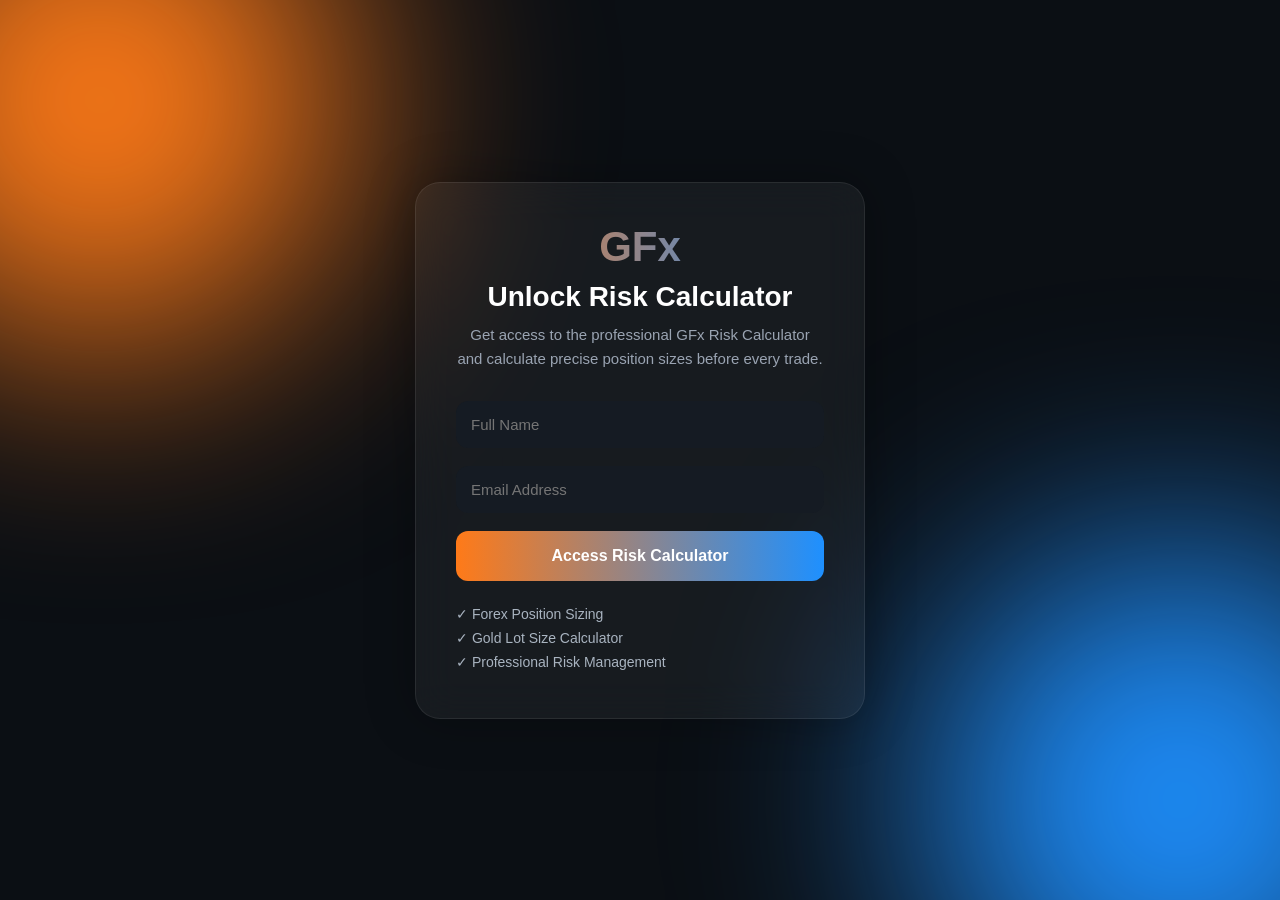
<file: GFx Website/signup.html>
<!DOCTYPE html>
<html lang="en">
<head>
<meta charset="UTF-8">
<meta name="viewport" content="width=device-width, initial-scale=1.0">
<title>Unlock Risk Calculator | GFx</title>

<style>

*{
margin:0;
padding:0;
box-sizing:border-box;
font-family:'Segoe UI',sans-serif;
}

body{
height:100vh;
overflow:hidden;
background:#0b0f14;
display:flex;
justify-content:center;
align-items:center;
position:relative;
}

/* Animated Background */

.bg{
position:absolute;
width:100%;
height:100%;
overflow:hidden;
}

.circle{
position:absolute;
border-radius:50%;
filter:blur(120px);
animation:float 12s infinite alternate ease-in-out;
}

.circle1{
width:500px;
height:500px;
background:#ff7a18;
top:-150px;
left:-150px;
}

.circle2{
width:500px;
height:500px;
background:#1e90ff;
right:-150px;
bottom:-150px;
animation-delay:2s;
}

@keyframes float{
from{
transform:translate(0,0);
}
to{
transform:translate(100px,60px);
}
}

/* Card */

.card{
position:relative;
z-index:5;
width:450px;
padding:40px;
border-radius:25px;
background:rgba(255,255,255,.05);
backdrop-filter:blur(20px);
border:1px solid rgba(255,255,255,.08);
box-shadow:0 0 50px rgba(0,0,0,.3);
animation:fadeUp .8s ease;
}

@keyframes fadeUp{
from{
opacity:0;
transform:translateY(30px);
}
to{
opacity:1;
transform:translateY(0);
}
}

.logo{
font-size:42px;
font-weight:800;
text-align:center;
margin-bottom:10px;
background:linear-gradient(90deg,#ff7a18,#1e90ff);
-webkit-background-clip:text;
-webkit-text-fill-color:transparent;
}

.title{
text-align:center;
color:white;
font-size:28px;
font-weight:700;
margin-bottom:10px;
}

.subtitle{
text-align:center;
color:#9aa4b2;
font-size:15px;
margin-bottom:30px;
line-height:1.6;
}

.input-group{
margin-bottom:18px;
}

.input-group input{
width:100%;
padding:15px;
border:none;
border-radius:12px;
background:#151b23;
color:white;
font-size:15px;
transition:.3s;
}

.input-group input:focus{
outline:none;
box-shadow:0 0 0 2px #1e90ff;
}

.btn{
width:100%;
padding:16px;
border:none;
border-radius:12px;
cursor:pointer;
font-size:16px;
font-weight:700;
color:white;
background:linear-gradient(90deg,#ff7a18,#1e90ff);
transition:.3s;
}

.btn:hover{
transform:translateY(-2px);
}

.btn:disabled{
opacity:.7;
cursor:not-allowed;
}

.features{
margin-top:25px;
color:#a9b4c0;
font-size:14px;
}

.features div{
margin-bottom:8px;
}

.status{
margin-top:15px;
text-align:center;
font-size:14px;
color:#9aa4b2;
}

</style>
</head>
<body>

<div class="bg">
<div class="circle circle1"></div>
<div class="circle circle2"></div>
</div>

<div class="card">

<div class="logo">GFx</div>

<div class="title">
Unlock Risk Calculator
</div>

<div class="subtitle">
Get access to the professional GFx Risk Calculator and calculate precise position sizes before every trade.
</div>

<form id="leadForm">

<div class="input-group">
<input
type="text"
name="Name"
placeholder="Full Name"
required>
</div>

<div class="input-group">
<input
type="email"
name="Email"
placeholder="Email Address"
required>
</div>

<button class="btn" id="submitBtn" type="submit">
Access Risk Calculator
</button>

<div class="status" id="status"></div>

</form>

<div class="features">
<div>✓ Forex Position Sizing</div>
<div>✓ Gold Lot Size Calculator</div>
<div>✓ Professional Risk Management</div>
</div>

</div>

<script>

const form = document.getElementById("leadForm");
const button = document.getElementById("submitBtn");
const statusText = document.getElementById("status");

form.addEventListener("submit", async function(e){

    e.preventDefault();

    button.disabled = true;
    button.innerText = "Loading...";
    statusText.innerText = "";

    const data = {
        Name: form.Name.value,
        Email: form.Email.value
    };

    try{

        const response = await fetch(
            "https://formspree.io/f/xnjypvoa",
            {
                method:"POST",
                headers:{
                    "Content-Type":"application/json",
                    "Accept":"application/json"
                },
                body:JSON.stringify(data)
            }
        );

        if(response.ok){

            statusText.innerText = "Access granted. Redirecting...";

            setTimeout(() => {
                window.location.href = "risk-calculator.html";
            }, 1000);

        }else{

            button.disabled = false;
            button.innerText = "Access Risk Calculator";
            statusText.innerText = "Submission failed. Please try again.";

        }

    }catch(error){

        button.disabled = false;
        button.innerText = "Access Risk Calculator →";
        statusText.innerText = "Network error. Please try again.";

    }

});

</script>

</body>
</html>
</file>
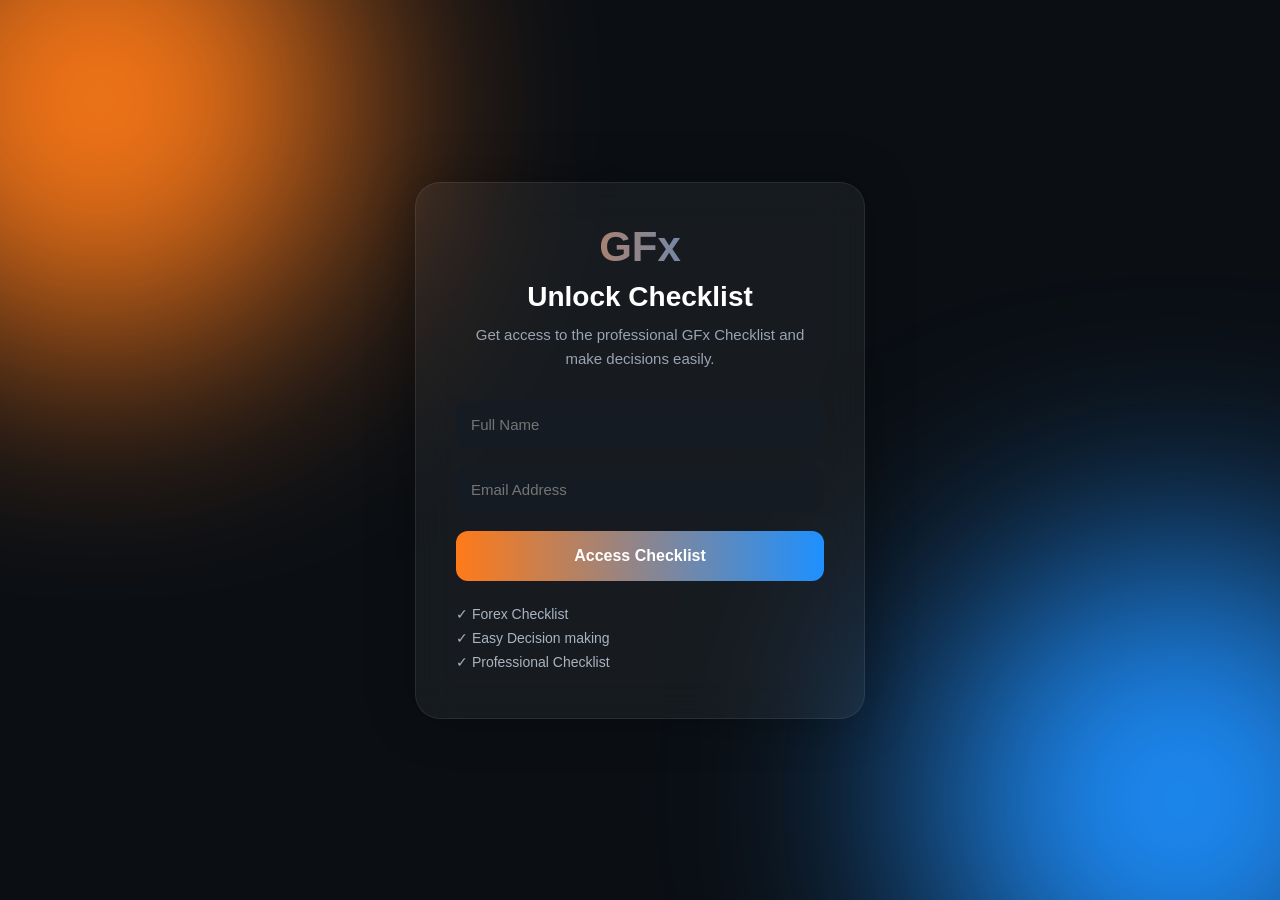
<file: GFx Website/signupchecklist.html>
<!DOCTYPE html>
<html lang="en">
<head>
<meta charset="UTF-8">
<meta name="viewport" content="width=device-width, initial-scale=1.0">
<title>Unlock Risk Calculator | GFx</title>

<style>

*{
margin:0;
padding:0;
box-sizing:border-box;
font-family:'Segoe UI',sans-serif;
}

body{
height:100vh;
overflow:hidden;
background:#0b0f14;
display:flex;
justify-content:center;
align-items:center;
position:relative;
}

/* Animated Background */

.bg{
position:absolute;
width:100%;
height:100%;
overflow:hidden;
}

.circle{
position:absolute;
border-radius:50%;
filter:blur(120px);
animation:float 12s infinite alternate ease-in-out;
}

.circle1{
width:500px;
height:500px;
background:#ff7a18;
top:-150px;
left:-150px;
}

.circle2{
width:500px;
height:500px;
background:#1e90ff;
right:-150px;
bottom:-150px;
animation-delay:2s;
}

@keyframes float{
from{
transform:translate(0,0);
}
to{
transform:translate(100px,60px);
}
}

/* Card */

.card{
position:relative;
z-index:5;
width:450px;
padding:40px;
border-radius:25px;
background:rgba(255,255,255,.05);
backdrop-filter:blur(20px);
border:1px solid rgba(255,255,255,.08);
box-shadow:0 0 50px rgba(0,0,0,.3);
animation:fadeUp .8s ease;
}

@keyframes fadeUp{
from{
opacity:0;
transform:translateY(30px);
}
to{
opacity:1;
transform:translateY(0);
}
}

.logo{
font-size:42px;
font-weight:800;
text-align:center;
margin-bottom:10px;
background:linear-gradient(90deg,#ff7a18,#1e90ff);
-webkit-background-clip:text;
-webkit-text-fill-color:transparent;
}

.title{
text-align:center;
color:white;
font-size:28px;
font-weight:700;
margin-bottom:10px;
}

.subtitle{
text-align:center;
color:#9aa4b2;
font-size:15px;
margin-bottom:30px;
line-height:1.6;
}

.input-group{
margin-bottom:18px;
}

.input-group input{
width:100%;
padding:15px;
border:none;
border-radius:12px;
background:#151b23;
color:white;
font-size:15px;
transition:.3s;
}

.input-group input:focus{
outline:none;
box-shadow:0 0 0 2px #1e90ff;
}

.btn{
width:100%;
padding:16px;
border:none;
border-radius:12px;
cursor:pointer;
font-size:16px;
font-weight:700;
color:white;
background:linear-gradient(90deg,#ff7a18,#1e90ff);
transition:.3s;
}

.btn:hover{
transform:translateY(-2px);
}

.btn:disabled{
opacity:.7;
cursor:not-allowed;
}

.features{
margin-top:25px;
color:#a9b4c0;
font-size:14px;
}

.features div{
margin-bottom:8px;
}

.status{
margin-top:15px;
text-align:center;
font-size:14px;
color:#9aa4b2;
}

</style>
</head>
<body>

<div class="bg">
<div class="circle circle1"></div>
<div class="circle circle2"></div>
</div>

<div class="card">

<div class="logo">GFx</div>

<div class="title">
Unlock Checklist
</div>

<div class="subtitle">
Get access to the professional GFx Checklist and make decisions easily.
</div>

<form id="leadForm">

<div class="input-group">
<input
type="text"
name="Name"
placeholder="Full Name"
required>
</div>

<div class="input-group">
<input
type="email"
name="Email"
placeholder="Email Address"
required>
</div>

<button class="btn" id="submitBtn" type="submit">
Access Checklist
</button>

<div class="status" id="status"></div>

</form>

<div class="features">
<div>✓ Forex Checklist</div>
<div>✓ Easy Decision making</div>
<div>✓ Professional Checklist</div>
</div>

</div>

<script>

const form = document.getElementById("leadForm");
const button = document.getElementById("submitBtn");
const statusText = document.getElementById("status");

form.addEventListener("submit", async function(e){

    e.preventDefault();

    button.disabled = true;
    button.innerText = "Loading...";
    statusText.innerText = "";

    const data = {
        Name: form.Name.value,
        Email: form.Email.value
    };

    try{

        const response = await fetch(
            "https://formspree.io/f/xnjypvoa",
            {
                method:"POST",
                headers:{
                    "Content-Type":"application/json",
                    "Accept":"application/json"
                },
                body:JSON.stringify(data)
            }
        );

        if(response.ok){

            statusText.innerText = "Access granted. Redirecting...";

            setTimeout(() => {
                window.location.href = "checklist.html";
            }, 1000);

        }else{

            button.disabled = false;
            button.innerText = "Access Checklists";
            statusText.innerText = "Submission failed. Please try again.";

        }

    }catch(error){

        button.disabled = false;
        button.innerText = "Access Checklists";
        statusText.innerText = "Network error. Please try again.";

    }

});

</script>

</body>
</html>
</file>
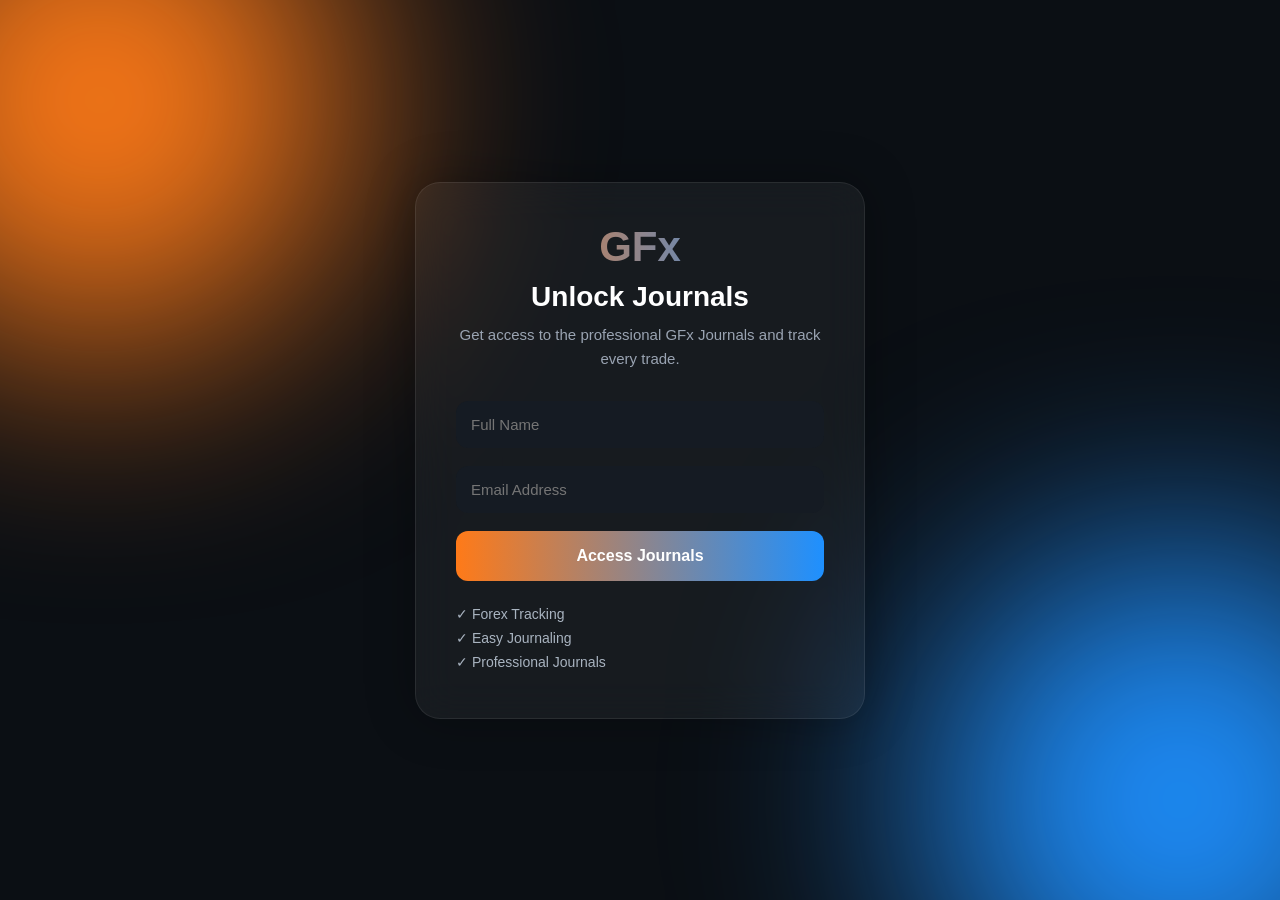
<file: GFx Website/signupjournal.html>
<!DOCTYPE html>
<html lang="en">
<head>
<meta charset="UTF-8">
<meta name="viewport" content="width=device-width, initial-scale=1.0">
<title>Unlock Risk Calculator | GFx</title>

<style>

*{
margin:0;
padding:0;
box-sizing:border-box;
font-family:'Segoe UI',sans-serif;
}

body{
height:100vh;
overflow:hidden;
background:#0b0f14;
display:flex;
justify-content:center;
align-items:center;
position:relative;
}

/* Animated Background */

.bg{
position:absolute;
width:100%;
height:100%;
overflow:hidden;
}

.circle{
position:absolute;
border-radius:50%;
filter:blur(120px);
animation:float 12s infinite alternate ease-in-out;
}

.circle1{
width:500px;
height:500px;
background:#ff7a18;
top:-150px;
left:-150px;
}

.circle2{
width:500px;
height:500px;
background:#1e90ff;
right:-150px;
bottom:-150px;
animation-delay:2s;
}

@keyframes float{
from{
transform:translate(0,0);
}
to{
transform:translate(100px,60px);
}
}

/* Card */

.card{
position:relative;
z-index:5;
width:450px;
padding:40px;
border-radius:25px;
background:rgba(255,255,255,.05);
backdrop-filter:blur(20px);
border:1px solid rgba(255,255,255,.08);
box-shadow:0 0 50px rgba(0,0,0,.3);
animation:fadeUp .8s ease;
}

@keyframes fadeUp{
from{
opacity:0;
transform:translateY(30px);
}
to{
opacity:1;
transform:translateY(0);
}
}

.logo{
font-size:42px;
font-weight:800;
text-align:center;
margin-bottom:10px;
background:linear-gradient(90deg,#ff7a18,#1e90ff);
-webkit-background-clip:text;
-webkit-text-fill-color:transparent;
}

.title{
text-align:center;
color:white;
font-size:28px;
font-weight:700;
margin-bottom:10px;
}

.subtitle{
text-align:center;
color:#9aa4b2;
font-size:15px;
margin-bottom:30px;
line-height:1.6;
}

.input-group{
margin-bottom:18px;
}

.input-group input{
width:100%;
padding:15px;
border:none;
border-radius:12px;
background:#151b23;
color:white;
font-size:15px;
transition:.3s;
}

.input-group input:focus{
outline:none;
box-shadow:0 0 0 2px #1e90ff;
}

.btn{
width:100%;
padding:16px;
border:none;
border-radius:12px;
cursor:pointer;
font-size:16px;
font-weight:700;
color:white;
background:linear-gradient(90deg,#ff7a18,#1e90ff);
transition:.3s;
}

.btn:hover{
transform:translateY(-2px);
}

.btn:disabled{
opacity:.7;
cursor:not-allowed;
}

.features{
margin-top:25px;
color:#a9b4c0;
font-size:14px;
}

.features div{
margin-bottom:8px;
}

.status{
margin-top:15px;
text-align:center;
font-size:14px;
color:#9aa4b2;
}

</style>
</head>
<body>

<div class="bg">
<div class="circle circle1"></div>
<div class="circle circle2"></div>
</div>

<div class="card">

<div class="logo">GFx</div>

<div class="title">
Unlock Journals
</div>

<div class="subtitle">
Get access to the professional GFx Journals and track every trade.
</div>

<form id="leadForm">

<div class="input-group">
<input
type="text"
name="Name"
placeholder="Full Name"
required>
</div>

<div class="input-group">
<input
type="email"
name="Email"
placeholder="Email Address"
required>
</div>

<button class="btn" id="submitBtn" type="submit">
Access Journals
</button>

<div class="status" id="status"></div>

</form>

<div class="features">
<div>✓ Forex Tracking</div>
<div>✓ Easy Journaling</div>
<div>✓ Professional Journals</div>
</div>

</div>

<script>

const form = document.getElementById("leadForm");
const button = document.getElementById("submitBtn");
const statusText = document.getElementById("status");

form.addEventListener("submit", async function(e){

    e.preventDefault();

    button.disabled = true;
    button.innerText = "Loading...";
    statusText.innerText = "";

    const data = {
        Name: form.Name.value,
        Email: form.Email.value
    };

    try{

        const response = await fetch(
            "https://formspree.io/f/xnjypvoa",
            {
                method:"POST",
                headers:{
                    "Content-Type":"application/json",
                    "Accept":"application/json"
                },
                body:JSON.stringify(data)
            }
        );

        if(response.ok){

            statusText.innerText = "Access granted. Redirecting...";

            setTimeout(() => {
                window.location.href = "journals.html";
            }, 1000);

        }else{

            button.disabled = false;
            button.innerText = "Access Journals";
            statusText.innerText = "Submission failed. Please try again.";

        }

    }catch(error){

        button.disabled = false;
        button.innerText = "Access Journals";
        statusText.innerText = "Network error. Please try again.";

    }

});

</script>

</body>
</html>
</file>
<file: GFx Website/css/style.css>
*{
margin:0;
padding:0;
box-sizing:border-box;
scroll-behavior:smooth;
}

:root{
--black:#050505;
--dark:#0f0f0f;
--blue:#2563eb;
--orange:#f97316;
--white:#ffffff;
--gray:#a0a0a0;
}

body{
font-family:'Inter',sans-serif;
background:var(--black);
color:white;
overflow-x:hidden;
}

a{
text-decoration:none;
}

.header{
position:fixed;
top:0;
left:0;
width:100%;
padding:20px 8%;
display:flex;
justify-content:space-between;
align-items:center;
background:rgba(5,5,5,.8);
backdrop-filter:blur(18px);
z-index:1000;
border-bottom:1px solid rgba(255,255,255,.05);
}

.logo a{
font-size:32px;
font-weight:800;
font-family:'Poppins',sans-serif;
color:white;
}

.navbar ul{
display:flex;
gap:35px;
list-style:none;
}

.navbar a{
color:white;
font-weight:500;
position:relative;
}

.navbar a::after{
content:'';
position:absolute;
bottom:-8px;
left:0;
width:0;
height:2px;
background:var(--orange);
transition:.3s;
}

.navbar a:hover::after,
.navbar a.active::after{
width:100%;
}

.menu-btn{
display:none;
font-size:24px;
cursor:pointer;
}

.hero{
min-height:100vh;
display:flex;
justify-content:center;
align-items:center;
text-align:center;
padding:120px 10%;
background:
radial-gradient(circle at top right,
rgba(37,99,235,.2),
transparent 40%);
}

.hero-content{
max-width:900px;
}

.hero-tag{
display:inline-block;
padding:10px 20px;
border:1px solid rgba(255,255,255,.1);
border-radius:50px;
margin-bottom:25px;
font-size:14px;
letter-spacing:2px;
}

.hero h1{
font-size:5rem;
font-family:'Poppins',sans-serif;
line-height:1.1;
margin-bottom:25px;
}

.hero h1 span{
color:var(--blue);
}

.hero p{
font-size:1.1rem;
line-height:1.8;
color:var(--gray);
max-width:700px;
margin:auto;
}

.hero-buttons{
margin-top:40px;
display:flex;
justify-content:center;
gap:20px;
flex-wrap:wrap;
}

.btn-primary{
background:linear-gradient(45deg,var(--blue),#4f8cff);
padding:15px 35px;
border-radius:50px;
color:white;
font-weight:600;
transition:.3s;
}

.btn-primary:hover{
transform:translateY(-5px);
box-shadow:0 0 30px rgba(37,99,235,.5);
}

.btn-secondary{
border:1px solid rgba(255,255,255,.15);
padding:15px 35px;
border-radius:50px;
color:white;
transition:.3s;
}

.btn-secondary:hover{
border-color:var(--orange);
}

.stats{
padding:100px 10%;
display:grid;
grid-template-columns:repeat(3,1fr);
gap:30px;
}

.stat-card{
background:var(--dark);
padding:40px;
text-align:center;
border-radius:20px;
border:1px solid rgba(255,255,255,.05);
}

.stat-card h2{
font-size:2.5rem;
color:var(--orange);
margin-bottom:10px;
}

.preview{
padding:100px 10%;
}

.section-title{
text-align:center;
margin-bottom:60px;
}

.section-title span{
color:var(--orange);
}

.section-title h2{
font-size:3rem;
margin-top:10px;
}

.cards{
display:grid;
grid-template-columns:repeat(3,1fr);
gap:30px;
}

.card{
background:var(--dark);
padding:40px;
border-radius:20px;
transition:.4s;
border:1px solid rgba(255,255,255,.05);
}

.card:hover{
transform:translateY(-10px);
border-color:var(--blue);
}

.card i{
font-size:40px;
color:var(--orange);
margin-bottom:20px;
}

.card h3{
margin-bottom:15px;
}

.card p{
color:var(--gray);
line-height:1.7;
}

.cta{
padding:120px 10%;
text-align:center;
}

.cta h2{
font-size:3rem;
margin-bottom:20px;
}

.cta p{
max-width:700px;
margin:auto;
color:var(--gray);
margin-bottom:35px;
}

footer{
padding:80px 10%;
background:#090909;
}

.footer-grid{
display:grid;
grid-template-columns:repeat(4,1fr);
gap:40px;
}

.footer-grid h3{
margin-bottom:20px;
}

.footer-grid a{
display:block;
color:#bdbdbd;
margin-bottom:10px;
}

.footer-grid a:hover{
color:var(--blue);
}

.footer-grid p{
color:#bdbdbd;
line-height:1.8;
}

.copyright{
text-align:center;
margin-top:50px;
padding-top:25px;
border-top:1px solid rgba(255,255,255,.08);
color:#777;
}

@media(max-width:900px){

.hero h1{
font-size:3rem;
}

.cards,
.stats,
.footer-grid{
grid-template-columns:1fr;
}

.navbar{
display:none;
}

.menu-btn{
display:block;
}

}
</file>
